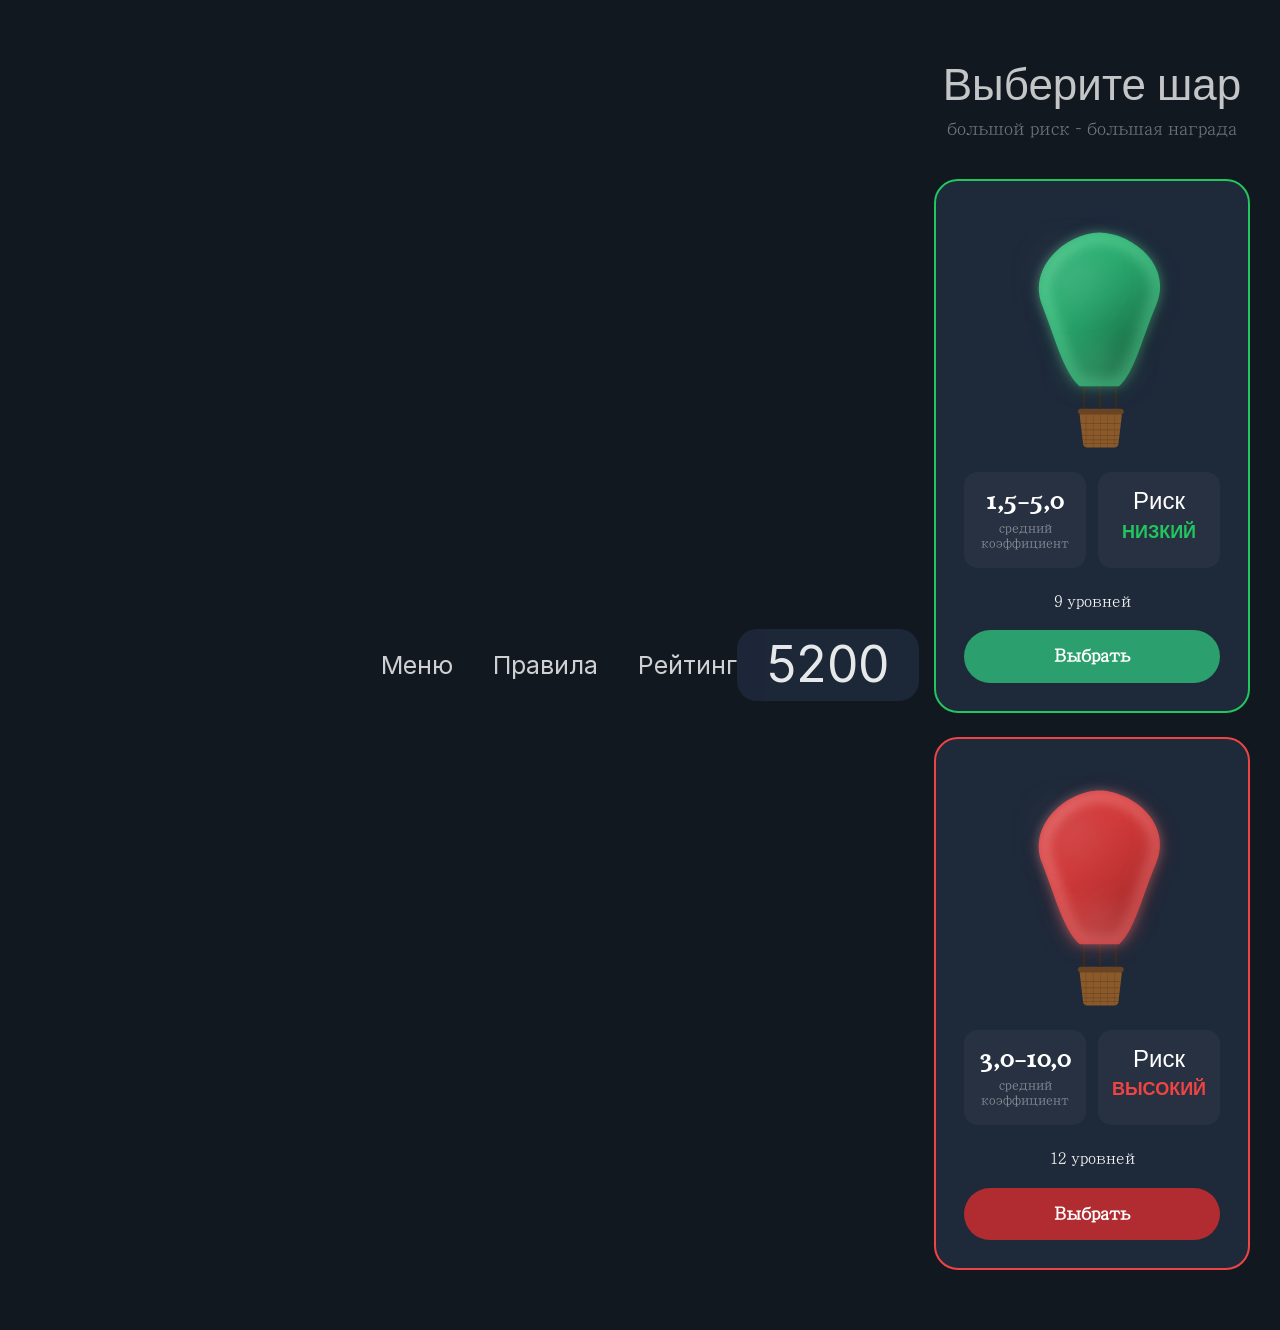
<file: index.html>
<!doctype html>
<html lang="ru" class="page">
  <head>
    <meta charset="UTF-8" />
    <meta name="viewport" content="width=device-width, initial-scale=1.0" />
    <title>Выберите шар — Воздушный шар</title>
    <link rel="stylesheet" href="./css/index.css" />
    <link rel="stylesheet" href="./css/blocks/rules.css">
    <link rel="stylesheet" href="./css/blocks/rules.css">
  </head>
  <body class="page__body">
    <header class="container header__container">
      <svg width="381px" height="73px">
        <use href="./decor/logo.svg"></use>
      </svg>
      <nav class="header__navigation">
        <ul class="navigation__list">
          <li class="navigation__item">
            <a href="./index.html" class="navigation__item-link">Меню</a>
          </li>
          <li class="navigation__item">
            <a href="#rules" class="navigation__item-link">Правила</a>
          </li>
          <li class="navigation__item">
            <a href="./rating.html" class="navigation__item-link">Рейтинг</a>
          </li>
        </ul>
      </nav>
      <p class="header__balance">5200</p>
    </header>
    <main class="main">
      <section class="section theme-select">
        <div class="theme-select__inner container">
          <h1 class="theme-select__title">Выберите шар</h1>
          <p class="theme-select__subtitle">большой риск – большая награда</p>
          <div class="theme-select__list">
            <article class="theme-select__card theme-select__card--green">
              <img
                class="theme-select__balloon"
                src="./decor/green-ball.svg"
                alt="Зелёный шар"
              />
              <div class="theme-select__stats">
                <div class="theme-select__stat">
                  <span class="theme-select__stat-value">1,5–5,0</span>
                  <span class="theme-select__stat-caption"
                    >средний коэффициент</span
                  >
                </div>
                <div class="theme-select__stat">
                  <span class="theme-select__stat-title">Риск</span>
                  <span
                    class="theme-select__stat-risk theme-select__stat-risk--low"
                    >низкий</span
                  >
                </div>
              </div>
              <span class="theme-select__levels">9 уровней</span>
              <a
                class="theme-select__button theme-select__button--green"
                href="./game-green-ball.html"
                >Выбрать</a
              >
            </article>
            <article class="theme-select__card theme-select__card--red">
              <img
                class="theme-select__balloon"
                src="./decor/red-ball.svg"
                alt="Красный шар"
              />
              <div class="theme-select__stats">
                <div class="theme-select__stat">
                  <span class="theme-select__stat-value">3,0–10,0</span>
                  <span class="theme-select__stat-caption"
                    >средний коэффициент</span
                  >
                </div>
                <div class="theme-select__stat">
                  <span class="theme-select__stat-title">Риск</span>
                  <span
                    class="theme-select__stat-risk theme-select__stat-risk--high"
                    >высокий</span
                  >
                </div>
              </div>
              <span class="theme-select__levels">12 уровней</span>
              <a
                class="theme-select__button theme-select__button--red"
                href="./game-red-ball.html"
                >Выбрать</a
              >
            </article>
          </div>
        </div>
      </section>
    </main>
    <div id="rules" class="rules-popup">

  <div class="rules-popup__content">

    <a href="#" class="rules-popup__close" aria-label="Закрыть">
      ×
    </a>

    <h2 class="rules-popup__title">
      Правила
    </h2>

    <div class="rules-popup__text">

      <p>
        Выберите шар: красный — 12 уровней,
        зелёный — 9.
      </p>

      <p>
        Чем выше уровень, тем больше коэффициент и выигрыш.
      </p>

      <p>
        Шар взлетает, коэффициент растёт.
      </p>

      <p>
        В любой момент после первого уровня нажмите
        «Забрать» — ставка умножится на текущий коэффициент,
        и выигрыш зафиксируется.
      </p>

      <p>
        Если не успеете — шар лопнет, и ставка сгорит.
      </p>

      <p>
        За каждый пройденный уровень начисляются игровые очки.
      </p>

      <p>
        Бустер на одном из уровней резко увеличивает коэффициент.
      </p>

    </div>

  </div>

</div>
  </body>
</html>
</file>
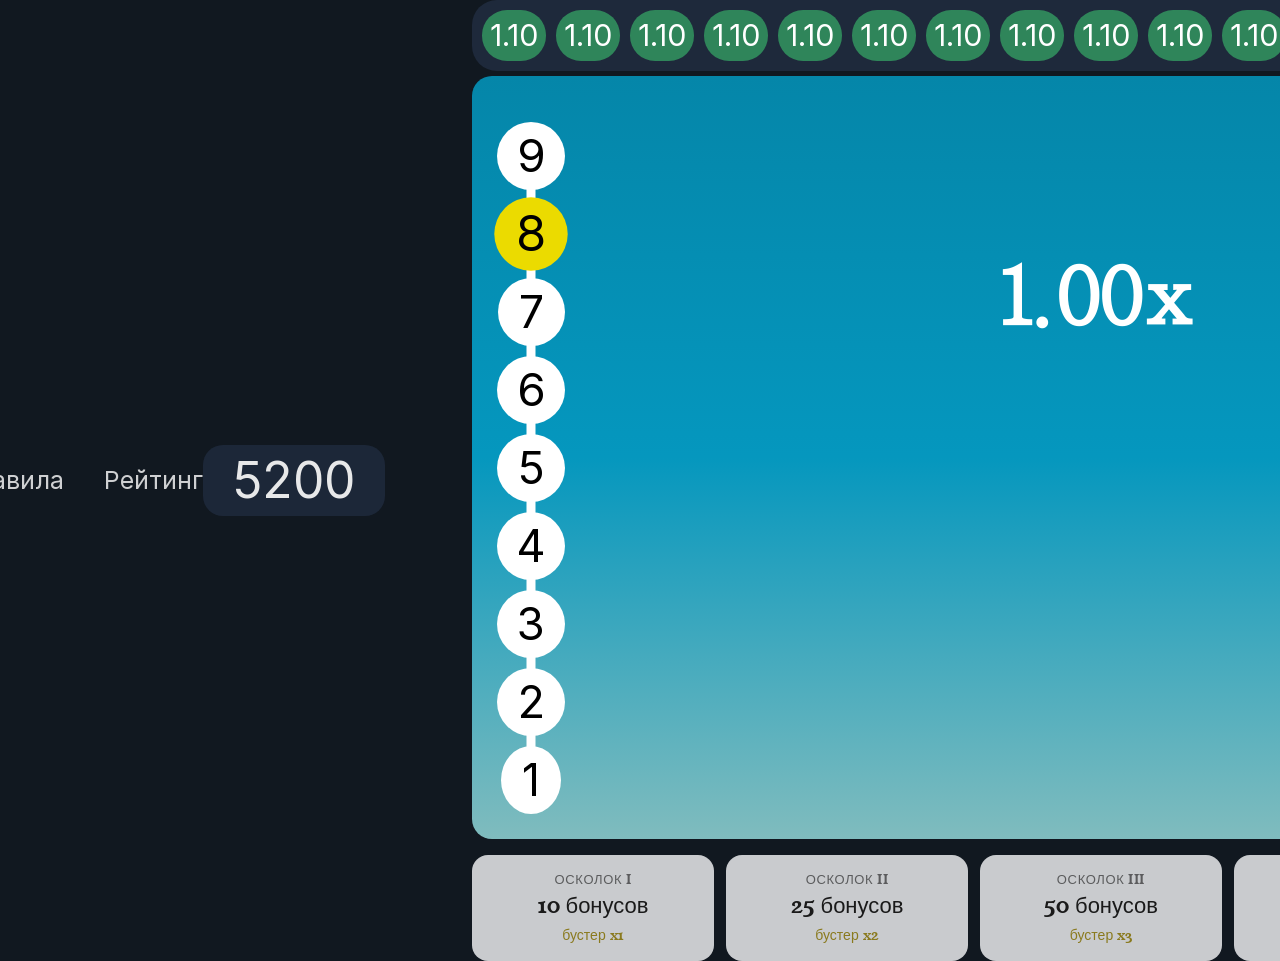
<file: game-green-ball.html>
<!doctype html>
<html lang="ru" class="page">
  <head>
    <meta charset="UTF-8" />
    <meta name="viewport" content="width=device-width, initial-scale=1.0" />
    <title>Игра - зелёный воздушный шар</title>
    <link rel="stylesheet" href="./css/index.css" />
    <link rel="stylesheet" href="./css/blocks/theme-select.css">
    <link rel="stylesheet" href="./css/blocks/game.css">
    <link rel="stylesheet" href="./css/blocks/rules.css">
  </head>
  <body class="page__body">
    <header class="container header__container">
      <svg width="381px" height="73px">
        <use href="./decor/logo.svg"></use>
      </svg>
      <nav class="header__navigation">
        <ul class="navigation__list">
          <li class="navigation__item">
            <a href="./index.html" class="navigation__item-link">Меню</a>
          </li>
          <li class="navigation__item">
          <a href="#rules" class="navigation__item-link">Правила</a>
          </li>
          <li class="navigation__item">
            <a href="./rating.html" class="navigation__item-link">Рейтинг</a>
          </li>
        </ul>
      </nav>
      <p class="header__balance">5200</p>
    </header>
    <main class="main">
      <section class="section history">
        <div id="history" class="container container__card-description">
          <article class="history__card">
            <p class="history__card-description">1.10</p>
          </article>
          <article class="history__card">
            <p class="history__card-description">1.10</p>
          </article>
          <article class="history__card">
            <p class="history__card-description">1.10</p>
          </article>
          <article class="history__card">
            <p class="history__card-description">1.10</p>
          </article>
          <article class="history__card">
            <p class="history__card-description">1.10</p>
          </article>
          <article class="history__card">
            <p class="history__card-description">1.10</p>
          </article>
          <article class="history__card">
            <p class="history__card-description">1.10</p>
          </article>
          <article class="history__card">
            <p class="history__card-description">1.10</p>
          </article>
          <article class="history__card">
            <p class="history__card-description">1.10</p>
          </article>
          <article class="history__card">
            <p class="history__card-description">1.10</p>
          </article>
          <article class="history__card">
            <p class="history__card-description">1.10</p>
          </article>
          <article class="history__card">
            <p class="history__card-description">1.10</p>
          </article>
          <article class="history__card">
            <p class="history__card-description">1.10</p>
          </article>
          <article class="history__card">
            <p class="history__card-description">1.10</p>
          </article>
          <article class="history__card">
            <p class="history__card-description">1.10</p>
          </article>
          <article class="history__card">
            <p class="history__card-description">1.10</p>
          </article>
          <article class="history__card">
            <p class="history__card-description">1.15</p>
          </article>
          <article class="history__card">
            <p class="history__card-description">1.10</p>
          </article>
          <article class="history__card">
            <p class="history__card-description">1.10</p>
          </article>
        </div>
      </section>
      <section class="section game">
        <div class="container">
          <div id="game" class="game__container">
            <div class="game__birds">
              <svg id="bird-left" class="game__bird game__bird--left" width="101" height="101">
                <use href="./decor/bird.svg"></use>
              </svg>
              <svg id="bird-center"
                class="game__bird game__bird--center"
                width="101"
                height="101"
              >
                <use href="./decor/bird.svg"></use>
              </svg>
              <svg id="bird-right"
                class="game__bird game__bird--right"
                width="101"
                height="101"
              >
                <use href="./decor/bird.svg"></use>
              </svg>
            </div>
            <div id="clouds" class="game__clouds">
              <svg id="cloud-left"
                class="game__cloud game__cloud--left"
                width="340"
                height="148"
              >
                <use href="./decor/cloud1.svg"></use>
              </svg>
              <svg id="cloud-right"
                class="game__cloud game__cloud--right"
                width="339"
                height="138"
              >
                <use href="./decor/cloud2.svg"></use>
              </svg>
            </div>
            <div id="levels" class="game__levels">
              <div class="game__level game__level--no-active" data-level="9">
                <p class="game__level-number">9</p>
              </div>
              <div class="game__level game__level--active" data-level="8">
                <p class="game__level-number">8</p>
              </div>
              <div class="game__level game__level--no-active" data-level="7">
                <p class="game__level-number">7</p>
              </div>
              <div class="game__level game__level--no-active" data-level="6">
                <p class="game__level-number">6</p>
              </div>
              <div class="game__level game__level--no-active" data-level="5">
                <p class="game__level-number">5</p>
              </div>
              <div class="game__level game__level--no-active" data-level="4">
                <p class="game__level-number">4</p>
              </div>
              <div class="game__level game__level--no-active" data-level="3">
                <p class="game__level-number">3</p>
              </div>
              <div class="game__level game__level--no-active" data-level="2">
                <p class="game__level-number">2</p>
              </div>
              <div class="game__level game__level--no-active" data-level="1">
                <p class="game__level-number">1</p>
              </div>
            </div>
            <div class="game__ratio">
              <p id="ratio" class="game__ratio-value">1.00</p>
              <p class="game__ratio-symbol">x</p>
            </div>
            <div id="ball" class="game__ball">
              <svg class="game__ball--green" width="176" height="235">
                <use href="./decor/green-ball.svg"></use>
              </svg>
            </div>
          </div>
        </div>
      </section>
      <section class="section stake">
        <div class="container stake__container">
          <ul id="stakes" class="stake__list">
            <li class="stake__item" data-bet="10" data-booster="1">
              <span class="stake__item-label">осколок I</span>
              <span class="stake__item-value">10 бонусов</span>
              <span class="stake__item-booster">бустер x1</span>
            </li>
            <li class="stake__item" data-bet="25" data-booster="2">
              <span class="stake__item-label">осколок II</span>
              <span class="stake__item-value">25 бонусов</span>
              <span class="stake__item-booster">бустер x2</span>
            </li>
            <li class="stake__item" data-bet="50" data-booster="3">
              <span class="stake__item-label">осколок III</span>
              <span class="stake__item-value">50 бонусов</span>
              <span class="stake__item-booster">бустер x3</span>
            </li>
            <li class="stake__item" data-bet="100" data-booster="4">
              <span class="stake__item-label">осколок IV</span>
              <span class="stake__item-value">100 бонусов</span>
              <span class="stake__item-booster">бустер x4</span>
            </li>
          </ul>
          <button id="start-game" class="stake__button" type="button" disabled>
            <span class="stake__button-text">начать</span>
          </button>
        </div>
      </section>
    </main>
    <div class="result-popup" id="win-popup">
    <div class="result-popup__card result-popup__card--win">

        <button class="result-popup__close" type="button">×</button>

        <h2 class="result-popup__title">
            ПОБЕДА!
        </h2>

        <img
            class="result-popup__image"
            src="./decor/trophy.svg"
            alt="Трофей"
        >

        <p class="result-popup__multiplier">
            13.45x
        </p>

        <div class="result-popup__line"></div>

        <p class="result-popup__text">
            могли забрать –
            <span class="result-popup__highlight">15.55x</span>
        </p>

        <div class="result-popup__numbers result-popup__numbers--win">
            <span>1345 B</span>
            <span>130 elo</span>
        </div>

        <div class="result-popup__line"></div>

        <div class="result-popup__buttons">
            <a
                class="result-popup__button result-popup__button--exit"
                href="./index.html"
            >
                Выйти
            </a>

            <button
                class="result-popup__button result-popup__button--again"
                type="button"
            >
                Играть снова
            </button>
        </div>

    </div>
</div>

<div class="result-popup" id="lose-popup">
    <div class="result-popup__card result-popup__card--lose">

        <button class="result-popup__close" type="button">×</button>

        <h2 class="result-popup__title">
            НЕ ПОВЕЗЛО!
        </h2>

        <img
            class="result-popup__image"
            src="./decor/bomb.svg"
            alt="Взрыв"
        >

        <p class="result-popup__multiplier">
            1.55x
        </p>

        <div class="result-popup__line"></div>

        <p class="result-popup__text">
            раунд окончен –
            <span class="result-popup__highlight">1.55x</span>
        </p>

        <div class="result-popup__numbers result-popup__numbers--lose">
            <span>100 B</span>
            <span>50 elo</span>
        </div>

        <div class="result-popup__line"></div>

        <div class="result-popup__buttons">
            <a
                class="result-popup__button result-popup__button--exit"
                href="./index.html"
            >
                Выйти
            </a>

            <button
                class="result-popup__button result-popup__button--again"
                type="button"
            >
                Сыграть снова
            </button>
        </div>
    </div>
</div>
<div id="rules" class="rules-popup">

  <div class="rules-popup__content">

    <a href="#" class="rules-popup__close" aria-label="Закрыть">
      ×
    </a>

    <h2 class="rules-popup__title">
      Правила
    </h2>

    <div class="rules-popup__text">

      <p>
        Выберите шар: красный — 12 уровней,
        зелёный — 9.
      </p>

      <p>
        Чем выше уровень, тем больше коэффициент и выигрыш.
      </p>

      <p>
        Шар взлетает, коэффициент растёт.
      </p>

      <p>
        В любой момент после первого уровня нажмите
        «Забрать» — ставка умножится на текущий коэффициент,
        и выигрыш зафиксируется.
      </p>

      <p>
        Если не успеете — шар лопнет, и ставка сгорит.
      </p>

      <p>
        За каждый пройденный уровень начисляются игровые очки.
      </p>

      <p>
        Бустер на одном из уровней резко увеличивает коэффициент.
      </p>

    </div>

  </div>

</div>
  </body>
</html>
</file>
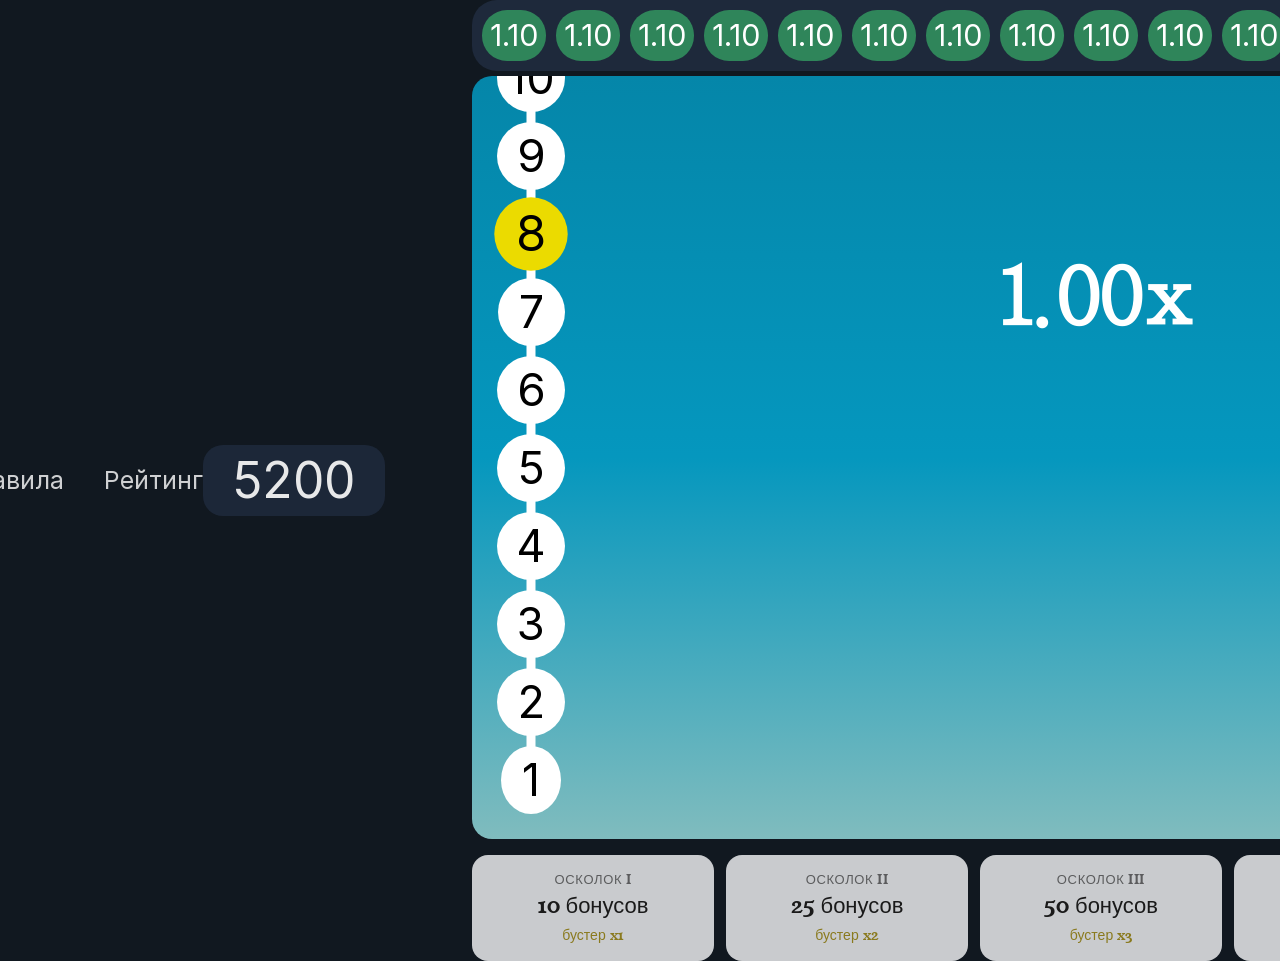
<file: game-red-ball.html>
<!doctype html>
<html lang="ru" class="page">
  <head>
    <meta charset="UTF-8" />
    <meta name="viewport" content="width=device-width, initial-scale=1.0" />
    <title>Игра - красный воздушный шар</title>
    <link rel="stylesheet" href="./css/index.css" />
    <link rel="stylesheet" href="./css/blocks/theme-select.css">
    <link rel="stylesheet" href="./css/blocks/game.css">
    <link rel="stylesheet" href="./css/blocks/rules.css">
  </head>
  <body class="page__body">
    <header class="container header__container">
      <svg width="381px" height="73px">
        <use href="./decor/logo.svg"></use>
      </svg>
      <nav class="header__navigation">
        <ul class="navigation__list">
          <li class="navigation__item">
            <a href="./index.html" class="navigation__item-link">Меню</a>
          </li>
          <li class="navigation__item">
            <a href="#rules" class="navigation__item-link">Правила</a>
          </li>
          <li class="navigation__item">
            <a href="./rating.html" class="navigation__item-link">Рейтинг</a>
          </li>
        </ul>
      </nav>
      <p class="header__balance">5200</p>
    </header>
    <main class="main">
      <section class="section history">
        <div id="history" class="container container__card-description">
          <article class="history__card">
            <p class="history__card-description">1.10</p>
          </article>
          <article class="history__card">
            <p class="history__card-description">1.10</p>
          </article>
          <article class="history__card">
            <p class="history__card-description">1.10</p>
          </article>
          <article class="history__card">
            <p class="history__card-description">1.10</p>
          </article>
          <article class="history__card">
            <p class="history__card-description">1.10</p>
          </article>
          <article class="history__card">
            <p class="history__card-description">1.10</p>
          </article>
          <article class="history__card">
            <p class="history__card-description">1.10</p>
          </article>
          <article class="history__card">
            <p class="history__card-description">1.10</p>
          </article>
          <article class="history__card">
            <p class="history__card-description">1.10</p>
          </article>
          <article class="history__card">
            <p class="history__card-description">1.10</p>
          </article>
          <article class="history__card">
            <p class="history__card-description">1.10</p>
          </article>
          <article class="history__card">
            <p class="history__card-description">1.10</p>
          </article>
          <article class="history__card">
            <p class="history__card-description">1.10</p>
          </article>
          <article class="history__card">
            <p class="history__card-description">1.10</p>
          </article>
          <article class="history__card">
            <p class="history__card-description">1.10</p>
          </article>
          <article class="history__card">
            <p class="history__card-description">1.10</p>
          </article>
          <article class="history__card">
            <p class="history__card-description">1.15</p>
          </article>
          <article class="history__card">
            <p class="history__card-description">1.10</p>
          </article>
          <article class="history__card">
            <p class="history__card-description">1.10</p>
          </article>
        </div>
      </section>
      <section class="section game">
        <div class="container">
          <div id="game" class="game__container">
            <div class="game__birds">
              <svg id="bird-left" class="game__bird game__bird--left" width="101" height="101">
                <use href="./decor/bird.svg"></use>
              </svg>
              <svg id="bird-center"
                class="game__bird game__bird--center"
                width="101"
                height="101"
              >
                <use href="./decor/bird.svg"></use>
              </svg>
              <svg id="bird-right"
                class="game__bird game__bird--right"
                width="101"
                height="101"
              >
                <use href="./decor/bird.svg"></use>
              </svg>
            </div>
            <div id="clouds" class="game__clouds">
              <svg id="cloud-left"
                class="game__cloud game__cloud--left"
                width="340"
                height="148"
              >
                <use href="./decor/cloud1.svg"></use>
              </svg>
              <svg id="cloud-right"
                class="game__cloud game__cloud--right"
                width="339"
                height="138"
              >
                <use href="./decor/cloud2.svg"></use>
              </svg>
            </div>
            <div id="levels" class="game__levels">
              <div class="game__level game__level--no-active" data-level="9">
                <p class="game__level-number">12</p>
              </div>
              <div class="game__level game__level--no-active" data-level="9">
                <p class="game__level-number">11</p>
              </div>
              <div class="game__level game__level--no-active" data-level="9">
                <p class="game__level-number">10</p>
              </div>
              <div class="game__level game__level--no-active" data-level="9">
                <p class="game__level-number">9</p>
              </div>
              <div class="game__level game__level--active" data-level="8">
                <p class="game__level-number">8</p>
              </div>
              <div class="game__level game__level--no-active" data-level="7">
                <p class="game__level-number">7</p>
              </div>
              <div class="game__level game__level--no-active" data-level="6">
                <p class="game__level-number">6</p>
              </div>
              <div class="game__level game__level--no-active" data-level="5">
                <p class="game__level-number">5</p>
              </div>
              <div class="game__level game__level--no-active" data-level="4">
                <p class="game__level-number">4</p>
              </div>
              <div class="game__level game__level--no-active" data-level="3">
                <p class="game__level-number">3</p>
              </div>
              <div class="game__level game__level--no-active" data-level="2">
                <p class="game__level-number">2</p>
              </div>
              <div class="game__level game__level--no-active" data-level="1">
                <p class="game__level-number">1</p>
              </div>
            </div>
            <div class="game__ratio">
              <p id="ratio" class="game__ratio-value">1.00</p>
              <p class="game__ratio-symbol">x</p>
            </div>
            <div id="ball" class="game__ball">
              <svg class="game__ball--green" width="176" height="235">
                <use href="./decor/red-ball.svg"></use>
              </svg>
            </div>
          </div>
        </div>
      </section>
      <section class="section stake">
        <div class="container stake__container">
          <ul id="stakes" class="stake__list">
            <li class="stake__item" data-bet="10" data-booster="1">
              <span class="stake__item-label">осколок I</span>
              <span class="stake__item-value">10 бонусов</span>
              <span class="stake__item-booster">бустер x1</span>
            </li>
            <li class="stake__item" data-bet="25" data-booster="2">
              <span class="stake__item-label">осколок II</span>
              <span class="stake__item-value">25 бонусов</span>
              <span class="stake__item-booster">бустер x2</span>
            </li>
            <li class="stake__item" data-bet="50" data-booster="3">
              <span class="stake__item-label">осколок III</span>
              <span class="stake__item-value">50 бонусов</span>
              <span class="stake__item-booster">бустер x3</span>
            </li>
            <li class="stake__item" data-bet="100" data-booster="4">
              <span class="stake__item-label">осколок IV</span>
              <span class="stake__item-value">100 бонусов</span>
              <span class="stake__item-booster">бустер x4</span>
            </li>
          </ul>
          <button id="start-game" class="stake__button" type="button" disabled>
            <span class="stake__button-text">начать</span>
          </button>
        </div>
      </section>
    </main>
    <div class="result-popup" id="win-popup">
    <div class="result-popup__card result-popup__card--win">

        <button class="result-popup__close" type="button">×</button>

        <h2 class="result-popup__title">
            ПОБЕДА!
        </h2>

        <img
            class="result-popup__image"
            src="./decor/trophy.svg"
            alt="Трофей"
        >

        <p class="result-popup__multiplier">
            13.45x
        </p>

        <div class="result-popup__line"></div>

        <p class="result-popup__text">
            могли забрать –
            <span class="result-popup__highlight">15.55x</span>
        </p>

        <div class="result-popup__numbers result-popup__numbers--win">
            <span>1345 B</span>
            <span>130 elo</span>
        </div>

        <div class="result-popup__line"></div>

        <div class="result-popup__buttons">
            <a
                class="result-popup__button result-popup__button--exit"
                href="./index.html"
            >
                Выйти
            </a>

            <button
                class="result-popup__button result-popup__button--again"
                type="button"
            >
                Играть снова
            </button>
        </div>
    </div>
</div>

<div class="result-popup" id="lose-popup">
    <div class="result-popup__card result-popup__card--lose">

        <button class="result-popup__close" type="button">×</button>

        <h2 class="result-popup__title">
            НЕ ПОВЕЗЛО!
        </h2>

        <img
            class="result-popup__image"
            src="./decor/bomb.svg"
            alt="Взрыв"
        >

        <p class="result-popup__multiplier">
            1.55x
        </p>

        <div class="result-popup__line"></div>

        <p class="result-popup__text">
            раунд окончен –
            <span class="result-popup__highlight">1.55x</span>
        </p>

        <div class="result-popup__numbers result-popup__numbers--lose">
            <span>100 B</span>
            <span>50 elo</span>
        </div>

        <div class="result-popup__line"></div>

        <div class="result-popup__buttons">
            <a
                class="result-popup__button result-popup__button--exit"
                href="./index.html"
            >
                Выйти
            </a>

            <button
                class="result-popup__button result-popup__button--again"
                type="button"
            >
                Сыграть снова
            </button>
        </div>
    </div>
</div>
<div id="rules" class="rules-popup">

  <div class="rules-popup__content">

    <a href="#" class="rules-popup__close" aria-label="Закрыть">
      ×
    </a>

    <h2 class="rules-popup__title">
      Правила
    </h2>

    <div class="rules-popup__text">

      <p>
        Выберите шар: красный — 12 уровней,
        зелёный — 9.
      </p>

      <p>
        Чем выше уровень, тем больше коэффициент и выигрыш.
      </p>

      <p>
        Шар взлетает, коэффициент растёт.
      </p>

      <p>
        В любой момент после первого уровня нажмите
        «Забрать» — ставка умножится на текущий коэффициент,
        и выигрыш зафиксируется.
      </p>

      <p>
        Если не успеете — шар лопнет, и ставка сгорит.
      </p>

      <p>
        За каждый пройденный уровень начисляются игровые очки.
      </p>

      <p>
        Бустер на одном из уровней резко увеличивает коэффициент.
      </p>

    </div>

  </div>

</div>
  </body>
</html>
</file>
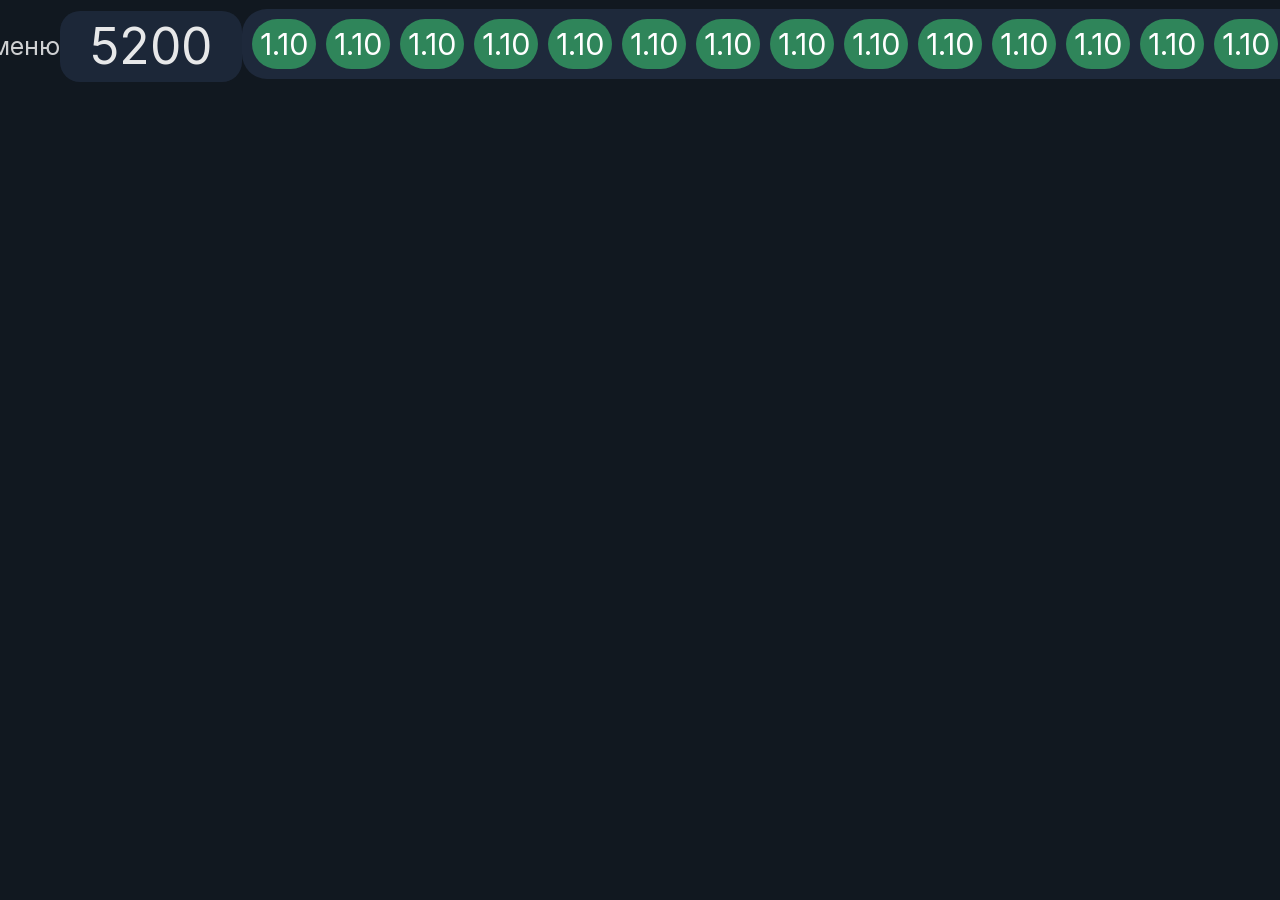
<file: header.html>
<!doctype html>
<html lang="ru" class="page">
<head>
    <meta charset="UTF-8">
    <meta name="viewport" content="width=device-width, initial-scale=1.0">
    <title>Верхушка</title>
    <link rel="stylesheet" href="./css/index.css">
</head>
<body class="page__body">
    <header class="header__container">
        <svg width = "381px" height = "73px">
            <use href="./decor/logo.svg"></use>
        </svg>
        <nav class="header__navigation">
            <ul class="navigation__list">
                <li class="navigation__item">
                    <a href="#" class="navigation__item-link">меню</a>
                </li>
            </ul>
        </nav>
        <p class="header__balance">5200</p>
    </header>
    <section class="history">
        <div class="container__card-description">
            <article class="history__card">
                <p class="history__card-description">1.10</p>
            </article>
            <article class="history__card">
                <p class="history__card-description">1.10</p>
            </article>
            <article class="history__card">
                <p class="history__card-description">1.10</p>
            </article>
            <article class="history__card">
                <p class="history__card-description">1.10</p>
            </article>
            <article class="history__card">
                <p class="history__card-description">1.10</p>
            </article>
            <article class="history__card">
                <p class="history__card-description">1.10</p>
            </article>
            <article class="history__card">
                <p class="history__card-description">1.10</p>
            </article>
            <article class="history__card">
                <p class="history__card-description">1.10</p>
            </article>
            <article class="history__card">
                <p class="history__card-description">1.10</p>
            </article>
            <article class="history__card">
                <p class="history__card-description">1.10</p>
            </article>
            <article class="history__card">
                <p class="history__card-description">1.10</p>
            </article>
            <article class="history__card">
                <p class="history__card-description">1.10</p>
            </article>
            <article class="history__card">
                <p class="history__card-description">1.10</p>
            </article>
            <article class="history__card">
                <p class="history__card-description">1.10</p>
            </article>
            <article class="history__card">
                <p class="history__card-description">1.10</p>
            </article>
            <article class="history__card">
                <p class="history__card-description">1.10</p>
            </article>
            <article class="history__card">
                <p class="history__card-description">1.15</p>
            </article>
            <article class="history__card">
                <p class="history__card-description">1.10</p>
            </article>
            <article class="history__card">
                <p class="history__card-description">1.10</p>
            </article>
        </div>
    </section>
</body>
</html>
</file>
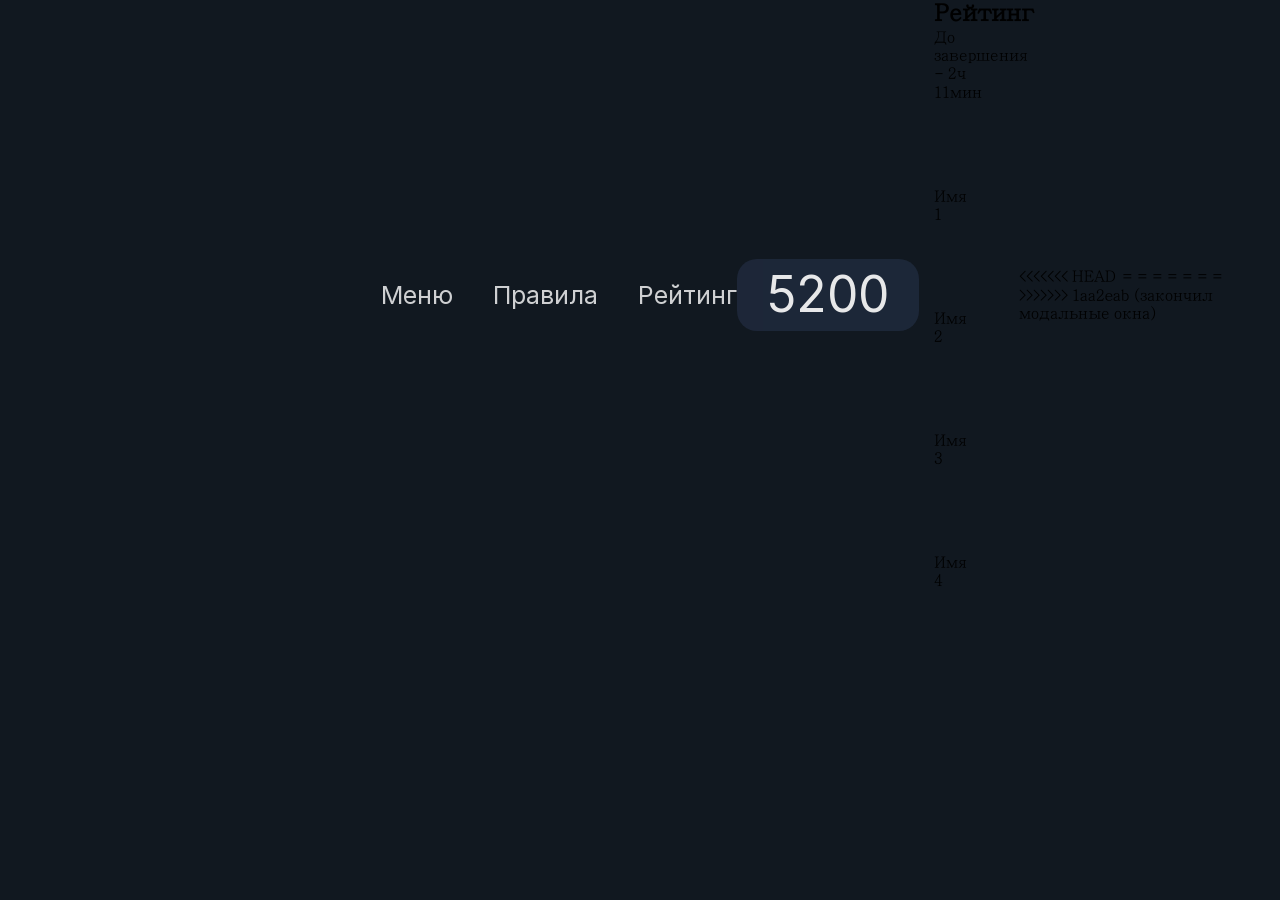
<file: rating.html>
<!doctype html>
<html lang="ru" class="page">
  <head>
    <meta charset="UTF-8" />
    <meta name="viewport" content="width=device-width, initial-scale=1.0" />
    <title>Рейтинг</title>
    <link rel="stylesheet" href="./css/index.css" />
    <link rel="stylesheet" href="./css/blocks/rules.css">
  </head>
  <body class="page__body">
    <header class="container header__container">
      <svg width="381px" height="73px">
        <use href="./decor/logo.svg"></use>
      </svg>
      <nav class="header__navigation">
        <ul class="navigation__list">
          <li class="navigation__item">
            <a href="./index.html" class="navigation__item-link">Меню</a>
          </li>
          <li class="navigation__item">
            <a href="#rules" class="navigation__item-link">Правила</a>
          </li>
          <li class="navigation__item">
            <a href="./rating.html" class="navigation__item-link">Рейтинг</a>
          </li>
        </ul>
      </nav>
      <p class="header__balance">5200</p>
    </header>
    <main class="main">
      <section class="section rating__section">
        <div class="container rating__container">
          <h1 class="rating__title">Рейтинг</h1>
          <p class="rating__description">
            До завершения - 
            <span id="rating-time" class="rating__description--accent">2ч 11мин</span>
          </p>
          <ul class="rating__list">
            <li class="rating__list-item rating__list-item-top-1">
              <div class="rating__info">
                <svg
                  class="rating__profile-picture"
                  id="profile-picture"
                  width="81"
                  height="81"
                >
                  <use href="./decor/rating-profile-picture.svg"></use>
                </svg>
                <p id="rating-name" class="rating__name">Имя</p>
              </div>
              <p id="rating-position" class="rating__position rating__position-top-1">1</p>
            </li>
            <li class="rating__list-item rating__list-item-top-2">
              <div class="rating__info">
                <svg
                  class="rating__profile-picture"
                  id="profile-picture"
                  width="81"
                  height="81"
                >
                  <use href="./decor/rating-profile-picture.svg"></use>
                </svg>
                <p id="rating-name" class="rating__name">Имя</p>
              </div>
              <p id="rating-position" class="rating__position rating__position-top-2">2</p>
            </li>
            <li class="rating__list-item rating__list-item-top-3">
              <div class="rating__info">
                <svg
                  class="rating__profile-picture"
                  id="profile-picture"
                  width="81"
                  height="81"
                >
                  <use href="./decor/rating-profile-picture.svg"></use>
                </svg>
                <p id="rating-name" class="rating__name">Имя</p>
              </div>
              <p id="rating-position" class="rating__position rating__position-top-3">3</p>
            </li>
            <li class="rating__list-item">
              <div class="rating__info">
                <svg
                  class="rating__profile-picture"
                  id="profile-picture"
                  width="81"
                  height="81"
                >
                  <use href="./decor/rating-profile-picture.svg"></use>
                </svg>
                <p id="rating-name" class="rating__name">Имя</p>
              </div>
              <p id="rating-position" class="rating__position">4</p>
            </li>
          </ul>
        </div>
      </section>
    </main>
<<<<<<< HEAD
=======
    <div id="rules" class="rules-popup">

  <div class="rules-popup__content">

    <a href="#" class="rules-popup__close" aria-label="Закрыть">
      ×
    </a>

    <h2 class="rules-popup__title">
      Правила
    </h2>

    <div class="rules-popup__text">

      <p>
        Выберите шар: красный — 12 уровней,
        зелёный — 9.
      </p>

      <p>
        Чем выше уровень, тем больше коэффициент и выигрыш.
      </p>

      <p>
        Шар взлетает, коэффициент растёт.
      </p>

      <p>
        В любой момент после первого уровня нажмите
        «Забрать» — ставка умножится на текущий коэффициент,
        и выигрыш зафиксируется.
      </p>

      <p>
        Если не успеете — шар лопнет, и ставка сгорит.
      </p>

      <p>
        За каждый пройденный уровень начисляются игровые очки.
      </p>

      <p>
        Бустер на одном из уровней резко увеличивает коэффициент.
      </p>

    </div>

  </div>

</div>
>>>>>>> 1aa2eab (закончил модальные окна)
  </body>
</html>
</file>
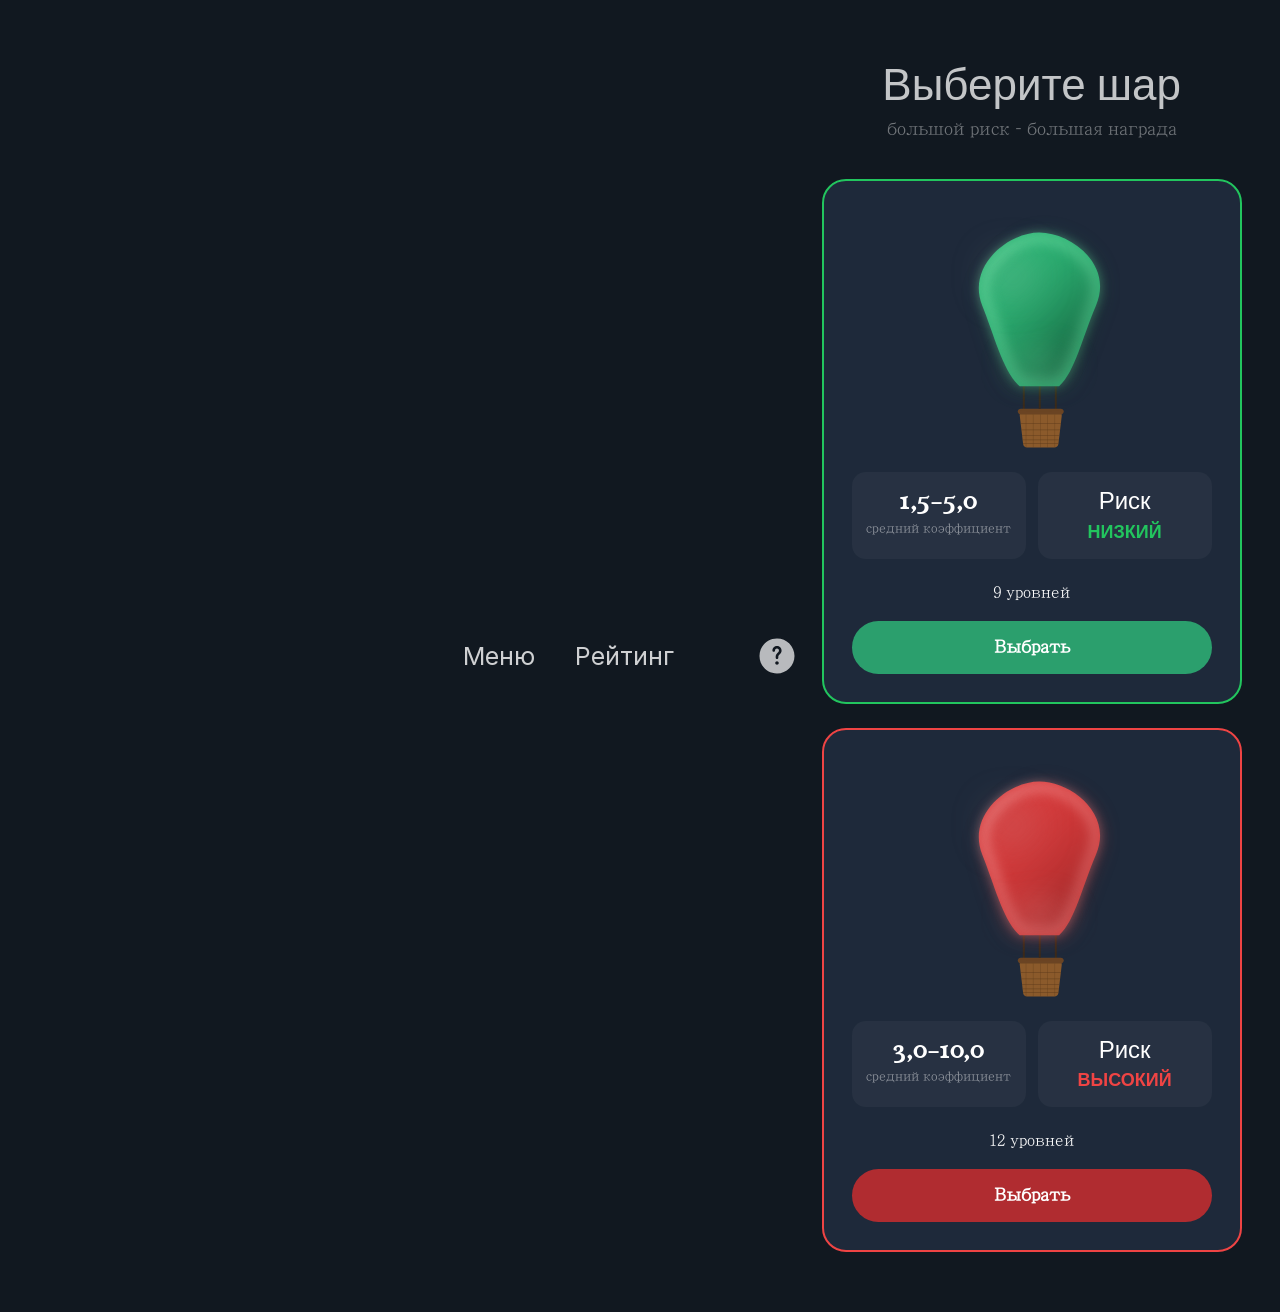
<file: theme-select.html>
<!DOCTYPE html>
<html lang="ru" class="page">
<head>
    <meta charset="UTF-8">
    <meta name="viewport" content="width=device-width, initial-scale=1.0">
    <title>Выберите шар — Воздушный шар</title>
    <link rel="stylesheet" href="./css/index.css">
    <link rel="stylesheet" href="./css/blocks/theme-select.css">
    <link rel="stylesheet" href="./css/blocks/rules.css">
    <link rel="stylesheet" href="./css/blocks/rules.css">
</head>
<body class="page__body">
  <header class="container header__container">

  <svg width="381px" height="73px">
    <use href="./decor/logo.svg"></use>
  </svg>

  <nav class="header__navigation">
    <ul class="navigation__list">

      <li class="navigation__item">
        <a href="./index.html" class="navigation__item-link">
          Меню
        </a>
      </li>

      <li class="navigation__item">
        <a href="./rating.html" class="navigation__item-link">
          Рейтинг
        </a>
      </li>

    </ul>
  </nav>

  <a href="#rules" class="header__question">
    <img
      src="./decor/question.svg"
      alt="Правила"
    >
  </a>

</header>

<section class="theme-select">
  <div class="theme-select__inner container">
    <h1 class="theme-select__title">Выберите шар</h1>
    <p class="theme-select__subtitle">большой риск – большая награда</p>

    <div class="theme-select__list">

      <article class="theme-select__card theme-select__card--green">
      <img
          class="theme-select__balloon"
          src="./decor/green-ball.svg"
          alt="Зелёный шар"
      >

        <div class="theme-select__stats">
          <div class="theme-select__stat">
            <span class="theme-select__stat-value">1,5–5,0</span>
            <span class="theme-select__stat-caption">средний коэффициент</span>
          </div>
          <div class="theme-select__stat">
            <span class="theme-select__stat-title">Риск</span>
            <span class="theme-select__stat-risk theme-select__stat-risk--low">низкий</span>
          </div>
        </div>

        <span class="theme-select__levels">9 уровней</span>

        <a class="theme-select__button theme-select__button--green" href="#">Выбрать</a>
      </article>

      <article class="theme-select__card theme-select__card--red">
      <img
        class="theme-select__balloon"
        src="./decor/red-ball.svg"
        alt="Красный шар"
      >

        <div class="theme-select__stats">
          <div class="theme-select__stat">
            <span class="theme-select__stat-value">3,0–10,0</span>
            <span class="theme-select__stat-caption">средний коэффициент</span>
          </div>
          <div class="theme-select__stat">
            <span class="theme-select__stat-title">Риск</span>
            <span class="theme-select__stat-risk theme-select__stat-risk--high">высокий</span>
          </div>
        </div>

        <span class="theme-select__levels">12 уровней</span>

        <a class="theme-select__button theme-select__button--red" href="#">Выбрать</a>
      </article>

    </div>
  </div>
</section>
<div id="rules" class="rules-popup">

  <div class="rules-popup__content">

    <a href="#" class="rules-popup__close" aria-label="Закрыть">
      ×
    </a>

    <h2 class="rules-popup__title">
      Правила
    </h2>

    <div class="rules-popup__text">

      <p>
        Выберите шар: красный — 12 уровней,
        зелёный — 9.
      </p>

      <p>
        Чем выше уровень, тем больше коэффициент и выигрыш.
      </p>

      <p>
        Шар взлетает, коэффициент растёт.
      </p>

      <p>
        В любой момент после первого уровня нажмите
        «Забрать» — ставка умножится на текущий коэффициент,
        и выигрыш зафиксируется.
      </p>

      <p>
        Если не успеете — шар лопнет, и ставка сгорит.
      </p>

      <p>
        За каждый пройденный уровень начисляются игровые очки.
      </p>

      <p>
        Бустер на одном из уровней резко увеличивает коэффициент.
      </p>

    </div>

  </div>

</div>
</body>
</html>
</file>
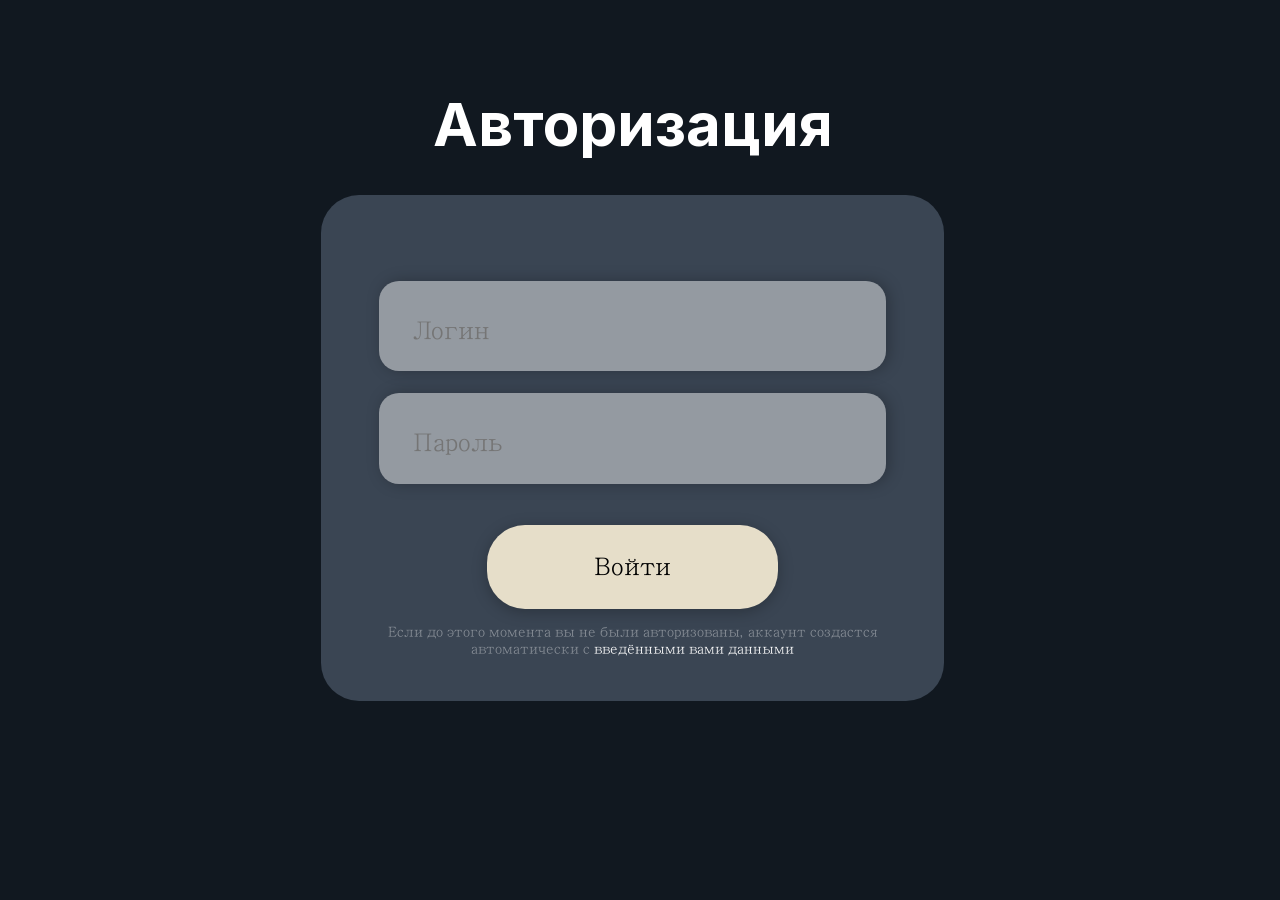
<file: end/autorization.html>
<!doctype html>
<html class="page" lang="ru">
  <head>
    <meta charset="UTF-8" />
    <meta name="viewport" content="width=device-width, initial-scale=1.0" />
    <title>Авторизация</title>
    <link rel="stylesheet" href="./css/index.css"/>
  </head>
  <body class="page__body">
    <main class="main">
      <div class="container main__container">
        <h1 class="main__title">Авторизация</h1>
        <div class="form__container">
          <form class="form">
            <fieldset class="form__fieldset">
              <input
                type="text"
                placeholder="Логин"
                required
                class="form__input"
              />
              <input
                type="password"
                placeholder="Пароль"
                required
                class="form__input"
              />
            </fieldset>
            <button class="form__button button">Войти</button>
            <p class="form__description">
              Если до этого момента вы не были авторизованы, аккаунт создастся
              автоматически с <span class="form__description--accent">введёнными вами данными</span>
            </p>
          </form>
        </div>
      </div>
    </main>
  </body>
</html>
</file>
<file: css/blocks/rules.css>
/* Затемнение страницы */
.rules-popup {
  position: fixed;
  inset: 0;
  z-index: 1000;

  display: none;
  align-items: center;
  justify-content: center;

  background: rgba(0, 0, 0, 0.65);
}

/* Показываем окно, когда в адресе #rules */
.rules-popup:target {
  display: flex;
}

/* Само окно */
.rules-popup__content {
  position: relative;

  width: min(1100px, 90%);
  min-height: 500px;

  padding: 60px 70px;

  box-sizing: border-box;

  background-color: #101820;

  color: #f5f5f5;

  text-align: center;
}

/* Крестик */
.rules-popup__close {
  position: absolute;
  top: 25px;
  right: 30px;

  width: 50px;
  height: 50px;

  display: flex;
  align-items: center;
  justify-content: center;

  color: #ffffff;
  text-decoration: none;

  font-family: Arial, sans-serif;
  font-size: 48px;
  line-height: 1;

  transition: transform 0.2s ease;
}

.rules-popup__close:hover {
  transform: scale(1.1);
}

/* Заголовок */
.rules-popup__title {
  margin: 0 0 30px;

  font-family: var(--second-family);
  font-size: 42px;
  font-weight: 400;
}

/* Текст */
.rules-popup__text {
  font-family: var(--second-family);
  font-size: 27px;
  line-height: 1.25;
}

.rules-popup__text p {
  margin: 0 0 20px;
}

.header__question {
  width: 42px;
  height: 42px;

  display: flex;
  align-items: center;
  justify-content: center;

  flex-shrink: 0;

  transition: transform 0.2s ease;
}

.header__question img {
  width: 100%;
  height: 100%;

  display: block;
}

.header__question:hover {
  transform: scale(1.1);
}
</file>
<file: css/blocks/theme-select.css>
.theme-select {
  padding-block: 60px;
}

.theme-select__inner {
  text-align: center;
}

.theme-select__title {
  margin: 0 0 8px;
  font-family: var(--font3);
  font-size: 44px;
  font-weight: 400;
  color: rgba(255, 255, 255, 0.75);
}

.theme-select__subtitle {
  margin: 0 0 40px;
  font-family: var(--font-family);
  font-size: 18px;
  color: rgba(255, 255, 255, 0.4);
}

.theme-select__list {
  display: flex;
  justify-content: center;
  gap: 24px;
  flex-wrap: wrap;
}

.theme-select__card {
  display: flex;
  flex-direction: column;
  align-items: center;
  width: 100%;
  max-width: 420px;
  padding: 32px 28px 28px;
  background-color: #1e293a;
  border: 2px solid transparent;
  border-radius: 24px;
}

.theme-select__card--green {
  border-color: #22c55e;
}

.theme-select__card--red {
  border-color: #ef4444;
}

.theme-select__balloon {
  margin-bottom: 24px;
}

.theme-select__stats {
  display: flex;
  gap: 12px;
  width: 100%;
  margin-bottom: 24px;
}

.theme-select__stat {
  flex: 1 1 0;
  padding: 16px 12px;
  background-color: rgba(255, 255, 255, 0.04);
  border-radius: 14px;
  text-align: center;
}

.theme-select__stat-value,
.theme-select__stat-title {
  display: block;
  margin: 0 0 6px;
  font-family: var(--font3);
  font-size: 24px;
  color: var(--text-main-color);
}

.theme-select__stat-caption {
  display: block;
  font-family: var(--font-family);
  font-size: 13px;
  color: rgba(255, 255, 255, 0.5);
}

.theme-select__stat-risk {
  display: block;
  font-family: var(--third-family);
  font-size: 18px;
  font-weight: 600;
  text-transform: uppercase;
}

.theme-select__stat-risk--low {
  color: #22c55e;
}

.theme-select__stat-risk--high {
  color: #ef4444;
}

.theme-select__levels {
  margin-bottom: 20px;
  font-family: var(--font-family);
  font-size: 16px;
  color: var(--text-main-color);
}

.theme-select__button {
  display: block;
  width: 100%;
  padding: 16px;
  border-radius: 999px;
  font-family: var(--font-family);
  font-size: 18px;
  font-weight: 600;
  text-align: center;
  color: var(--text-main-color);
}

.theme-select__button--green {
  background-color: #2b9f6d;
}

.theme-select__button--red {
  background-color: #b02c30;
}

@media (max-width: 900px) {
  .theme-select__list {
    flex-direction: column;
    align-items: center;
  }
}

.theme-select__balloon {
  width: 176px;
  height: 235px;
  object-fit: contain;

  transform-origin: 50% 90%;
  animation: balloon-sway 2.5s ease-in-out infinite;
}

@keyframes balloon-sway {
  0%,
  100% {
    transform: translateY(0) rotate(-3deg);
  }

  50% {
    transform: translateY(-8px) rotate(3deg);
  }
}
.theme-select__button {
    transition:
        transform 0.2s ease,
        box-shadow 0.2s ease,
        filter 0.2s ease;
}

.theme-select__button:hover {
    transform: scale(1.05);
    filter: brightness(1.15);
}

.theme-select__button:active {
    transform: scale(0.95);
}

.theme-select__button--green:hover {
    box-shadow:
        0 0 10px rgba(46, 190, 130, 0.6),
        0 0 25px rgba(46, 190, 130, 0.4);
}

.theme-select__button--red:hover {
    box-shadow:
        0 0 10px rgba(220, 50, 50, 0.6),
        0 0 25px rgba(220, 50, 50, 0.4);
}

.theme-select__button {
  transition:
    transform 0.2s ease,
    box-shadow 0.2s ease,
    filter 0.2s ease;
}

.theme-select__button:hover {
  transform: scale(1.05);
  filter: brightness(1.15);
}

.theme-select__button:active {
  transform: scale(0.95);
}

.theme-select__button--green:hover {
  box-shadow:
    0 0 10px rgba(46, 190, 130, 0.6),
    0 0 25px rgba(46, 190, 130, 0.4);
}

.theme-select__button--red:hover {
  box-shadow:
    0 0 10px rgba(220, 50, 50, 0.6),
    0 0 25px rgba(220, 50, 50, 0.4);
}

.theme-select__card:has(.theme-select__button:hover) .theme-select__balloon {
  animation-duration: 0.7s;
}
</file>
<file: css/blocks/game.css>
.game {
  width: 100%;
  margin-bottom: 16px;
}

.game__container {
  position: relative;
  width: 100%;
  height: 763px;
  overflow: hidden;
  border-radius: 20px;
  background: linear-gradient(
    180deg,
    rgba(0, 179, 225, 0.71) 0%,
    rgba(0, 203, 255, 0.71) 50%,
    rgba(173, 255, 255, 0.71) 100%
  );
}

.game__bird {
  position: absolute;
  object-fit: contain;
  z-index: var(--layer-2);
}

.game__bird--left {
  top: 25px;
  left: 17%;
}

.game__bird--center {
  top: 20px;
  left: 48%;
}

.game__bird--right {
  top: 55px;
  right: 7%;
}

.game__clouds {
    position: absolute;
    top: 0;
    left: 0;
    width: 100%;
    z-index: var(--layer-1);
    pointer-events: none;
}

.game__cloud {
    position: absolute;
    display: block;
    height: auto;
}

.game__cloud--left {
    top: 15px;
    left: 10%;
}

.game__cloud--right {
    top: 30px;
    right: 10%;
}

.game__levels {
  position: absolute;
  bottom: 25px;
  left: 25px;
  display: flex;
  flex-direction: column;
  align-items: center;
  gap: 10px;
  z-index: var(--layer-5);
}

.game__levels::before {
  content: "";
  position: absolute;
  top: 34px;
  bottom: 34px;
  left: 50%;
  width: 9px;
  transform: translateX(-50%);
  background-color: #fff;
  border-radius: 50px;
  z-index: var(--layer-0);
}

.game__level {
  position: relative;
  max-width: 68px;
  max-height: 68px;
  display: flex;
  align-items: center;
  justify-content: center;
  z-index: var(--layer-2);
  border-radius: 50%;
  background-color: #fff;
  padding: 12px 21px;
}

.game__level-number {
  position: relative;
  font-family: var(--second-family);
  font-weight: 400;
  font-size: 45px;
  color: var(--text-secondary-color);
}

.game__level--active {
    background-color: var(--level-active);
    transform: scale(1.08);
}

.game__ratio {
    position: absolute;
    top: 175px;
    left: 50%;
    display: flex;
    align-items: baseline;
    transform: translateX(-50%);
    z-index: var(--layer-5);
    color: var(--text-main-color);
    user-select: none;
}

.game__ratio-value,
.game__ratio-symbol {
    font-size: 80px;
    font-weight: 700;
}

.game__ratio-symbol {
    margin-left: 4px;
}

.game__ball {
    position: absolute;
    left: 50%;
    bottom: 25px;
    transform: translateX(-50%);
    z-index: var(--layer-6);
}

.game__ball--red,
.game__ball--green {
    display: block;
    width: 100%;
    height: 100%;
}


.result-popup {
    position: fixed;
    inset: 0;

    display: flex;
    align-items: center;
    justify-content: center;

    padding: 24px;
    box-sizing: border-box;

    background: rgba(0, 0, 0, 0.72);
    backdrop-filter: blur(6px);

    opacity: 0;
    visibility: hidden;
    pointer-events: none;

    z-index: 1000;

    transition:
        opacity 0.25s ease,
        visibility 0.25s ease;
}


.result-popup.is-open {
    opacity: 1;
    visibility: visible;
    pointer-events: auto;
}

.result-popup__card {
    position: relative;

    width: min(700px, 100%);

    padding: 38px 42px 40px;
    box-sizing: border-box;

    text-align: center;

    background: #1e293b;
    border-radius: 20px;

    transform: translateY(25px) scale(0.96);

    transition: transform 0.3s ease;
}

.result-popup.is-open .result-popup__card {
    transform: translateY(0) scale(1);
}


.result-popup__card--win {
    box-shadow:
        0 0 45px rgba(47, 255, 123, 0.18);
}

.result-popup__card--lose {
    box-shadow:
        0 0 45px rgba(255, 70, 80, 0.16);
}


.result-popup__close {
    position: absolute;

    top: 10px;
    right: 10px;

    width: 48px;
    height: 48px;

    padding: 0;

    border: 0;
    border-radius: 10px;

    background: #f24f70;
    color: #fff;

    font-size: 36px;
    line-height: 1;

    cursor: pointer;

    transition:
        transform 0.2s ease,
        filter 0.2s ease;
}

.result-popup__close:hover {
    transform: scale(1.08) rotate(3deg);
    filter: brightness(1.08);
}

.result-popup__title {
    margin: 0 55px 10px;

    font-family: var(--font3);

    font-size: clamp(36px, 5vw, 50px);
    font-weight: 400;

    line-height: 1.05;

    color: #f3a943;
}

.result-popup__image {
    display: block;

    width: 130px;
    height: 130px;

    margin: 0 auto 4px;

    object-fit: contain;
}

.result-popup__multiplier {
    margin: 0 0 12px;

    font-family: var(--second-family);
    font-size: 40px;

    color: var(--text-main-color);
}

.result-popup__line {
    width: min(430px, 90%);
    height: 1px;

    margin: 0 auto 12px;

    background: rgba(255, 255, 255, 0.65);
}

.result-popup__text {
    margin: 0 0 18px;

    font-family: var(--second-family);
    font-size: clamp(22px, 3vw, 30px);

    color: var(--text-main-color);
}

.result-popup__highlight {
    color: #ffe000;
}

.result-popup__numbers {
    display: flex;
    justify-content: center;

    gap: 70px;

    margin-bottom: 8px;

    font-family: var(--second-family);
    font-size: 36px;
}

.result-popup__numbers--win span:first-child {
    color: #00e67a;
}

.result-popup__numbers--win span:last-child {
    color: #ffe000;
}

.result-popup__numbers--lose span {
    color: #ff4444;
}

.result-popup__buttons {
    display: flex;
    justify-content: center;

    gap: 40px;

    margin-top: 28px;
}

.result-popup__button {
    min-width: 260px;

    padding: 15px 30px;

    border: 0;
    border-radius: 999px;

    font-family: var(--second-family);
    font-size: 30px;

    color: #fff;

    cursor: pointer;

    transition:
        transform 0.2s ease,
        filter 0.2s ease,
        box-shadow 0.2s ease;
}

.result-popup__button:hover {
    transform: translateY(-2px) scale(1.03);
    filter: brightness(1.1);
}

.result-popup__button:active {
    transform: scale(0.97);
}

.result-popup__button--exit {
    background: #7c4543;
}

.result-popup__button--again {
    background: #31d487;

    box-shadow:
        0 0 20px rgba(49, 212, 135, 0.2);
}
</file>
<file: css/index.css>
/* base */
@import "./base/fonts.css";
@import "./base/globals.css";
@import "./base/normalize.css";
@import "./base/vars.css";

/* blocks */
@import "./blocks/header.css";
@import "./blocks/history.css";
@import "./blocks/game.css";
@import "./blocks/stake.css";
@import "./blocks/index-page.css";
@import "./blocks/admin_panel.css";
</file>
<file: end/css/index.css>
/* base */
@import "./base/fonts.css";
@import "./base/globals.css";
@import "./base/normalize.css";
@import "./base/vars.css";

/* blocks */
@import "./blocks/header.css";
@import "./blocks/burger.css";
@import "./blocks/history.css";
@import "./blocks/game.css";
@import "./blocks/stake.css";
@import "./blocks/index-page.css";
@import "./blocks/rating.css";
@import "./blocks/admin_panel.css";
@import "./blocks/rules.css";
@import "./blocks/autorization.css";
</file>
